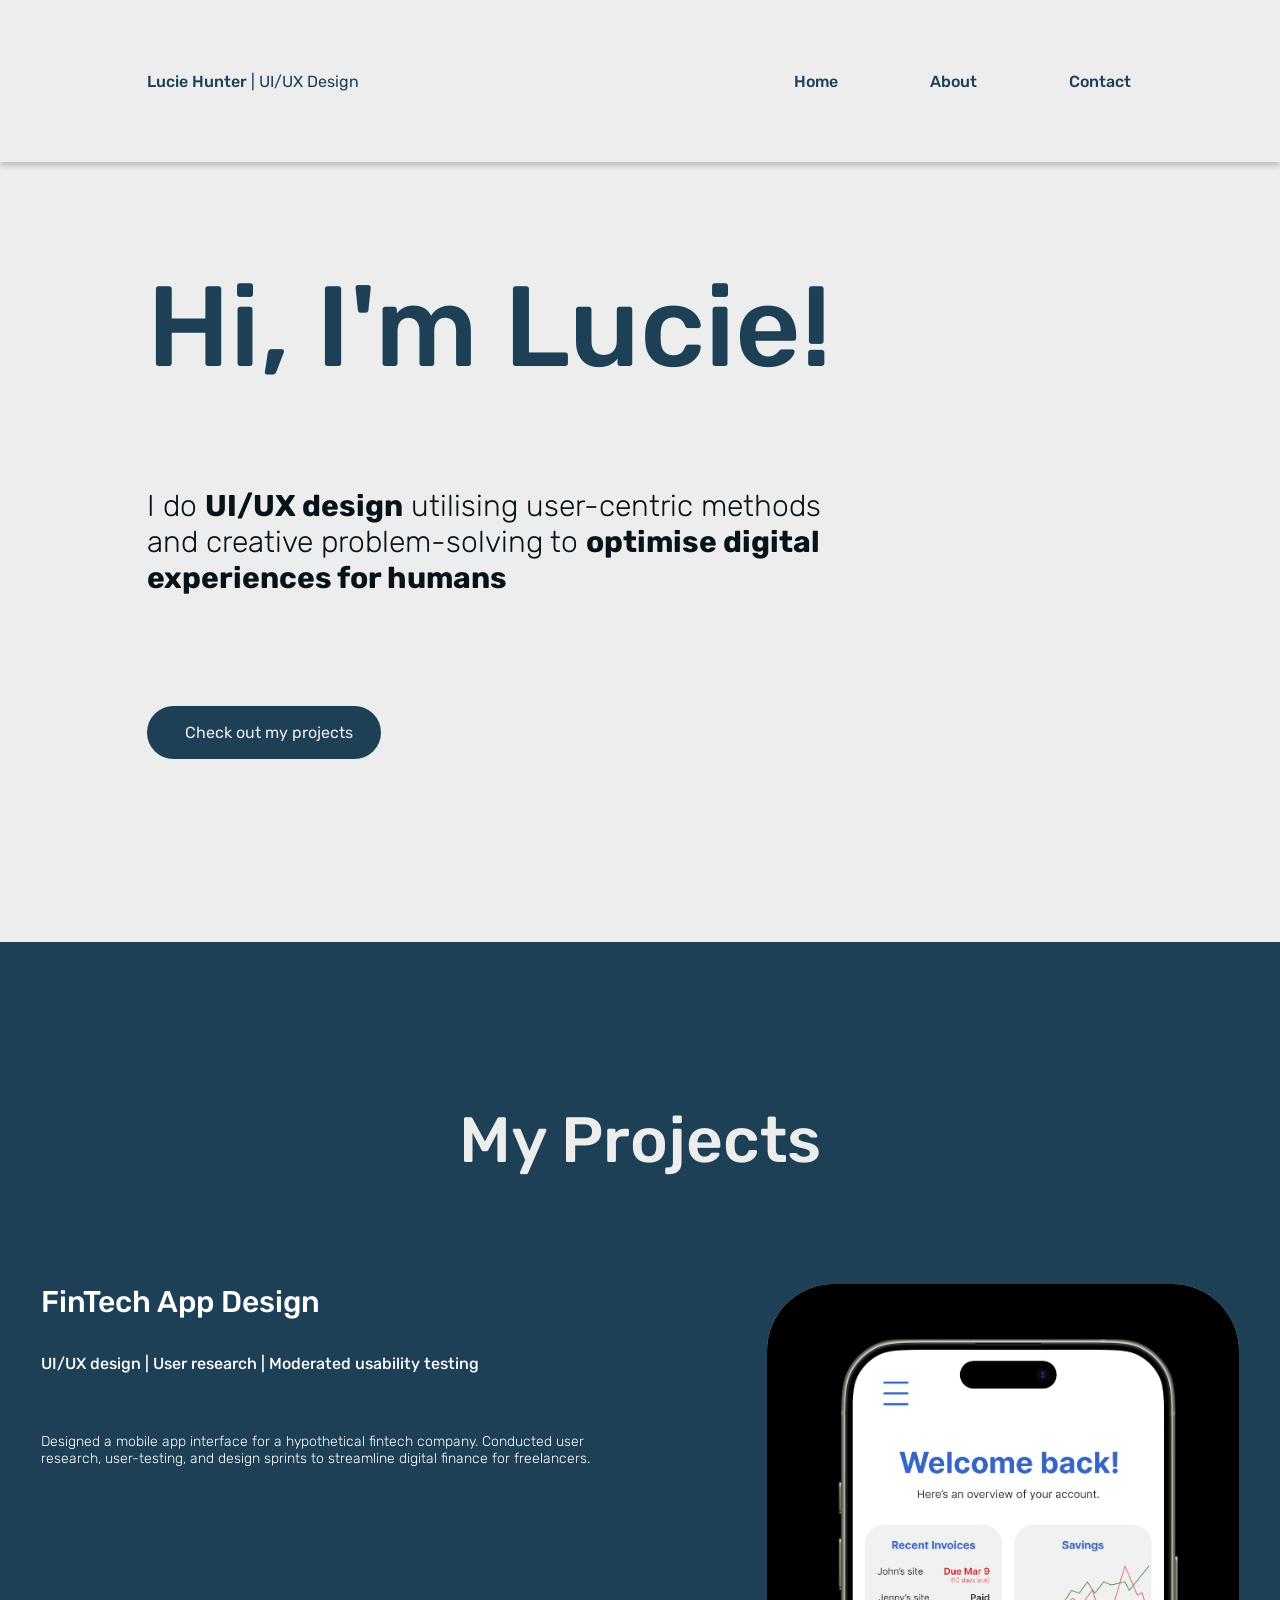
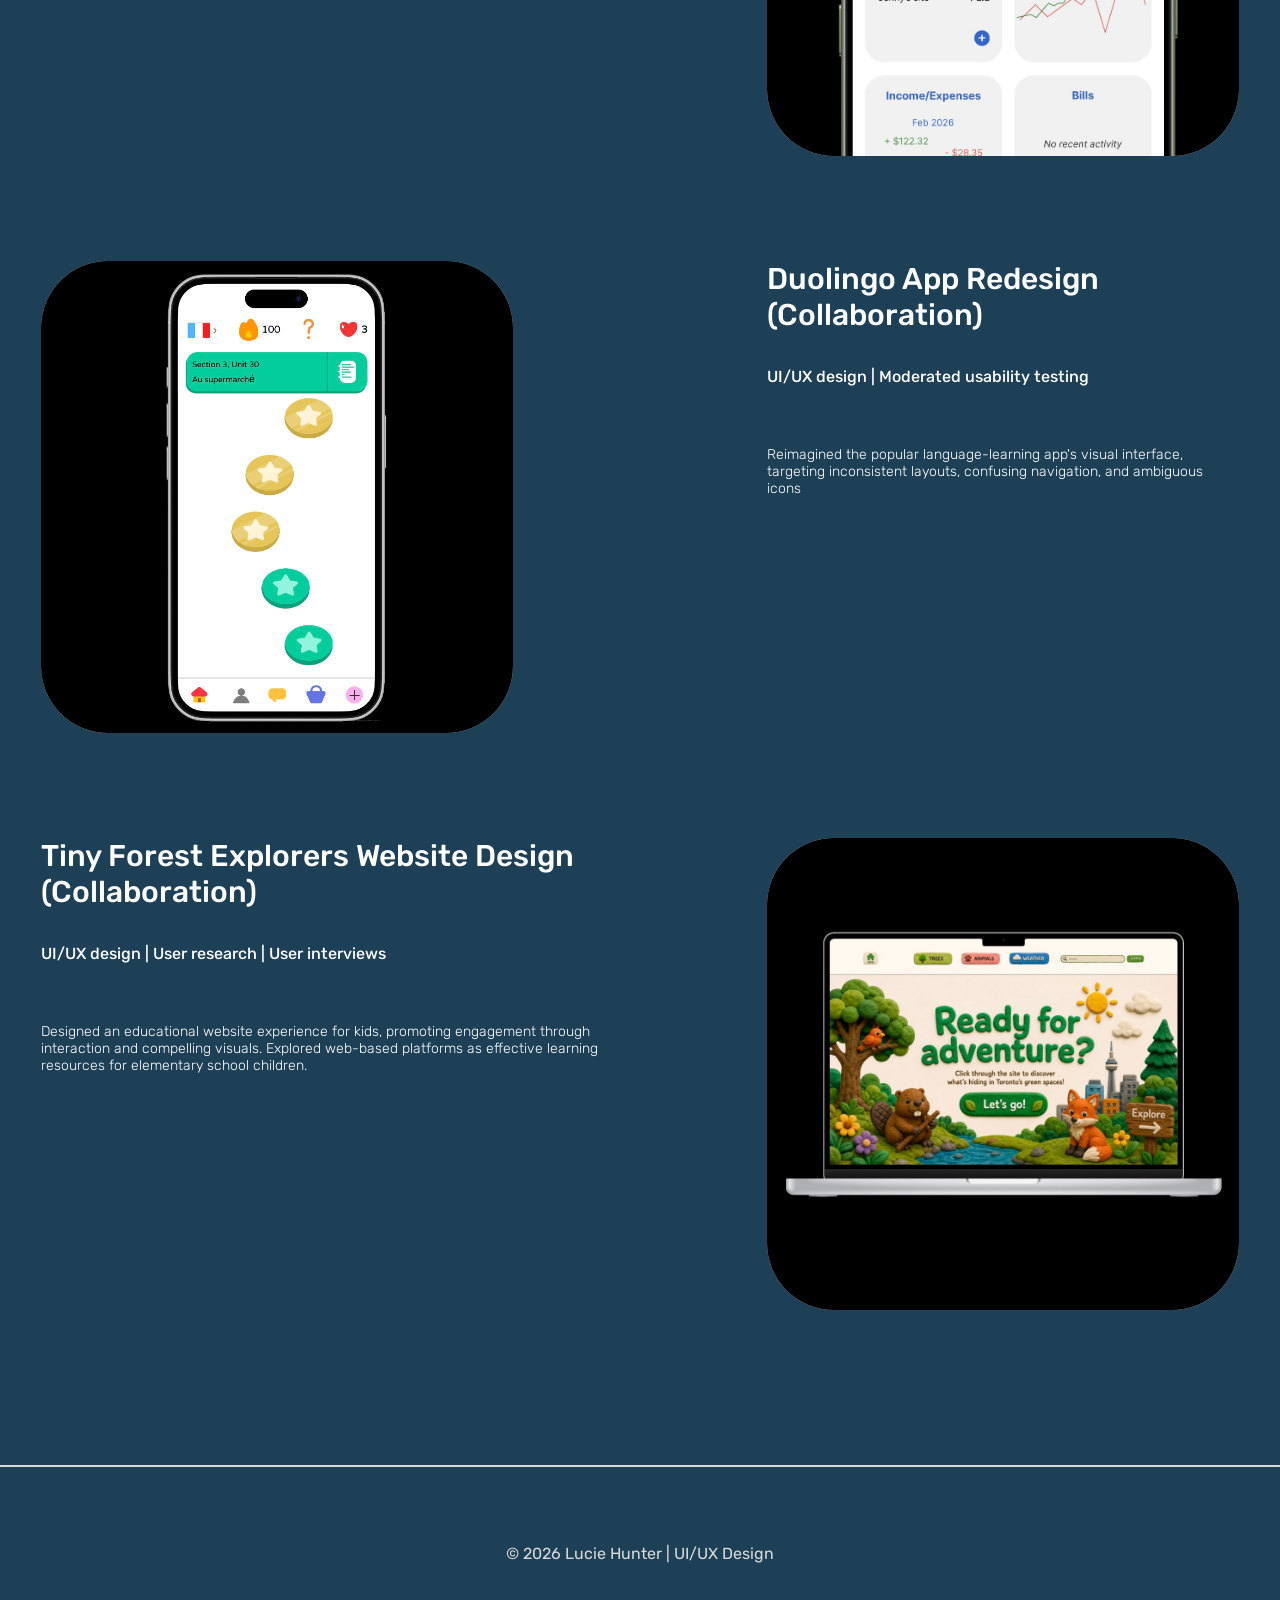
<file: index.html>
<!doctype html>
<html lang="en">
<head>
    <meta charset="utf-8"/>
    <meta http-equiv="Content-type" content="text/html; charset=utf-8"/>
    <meta name="viewport" content="width=device-width, initial-scale=1"/>
    <meta name="description" content="Lucie's UI/UX design portfolio."/>

    <title>Lucie Hunter UI/UX Design | Home </title>
    <link rel="stylesheet" type="text/css" href="index.css">
    <!-- <script src="script.js" defer></script> -->

    <!-- DOCUMENT FONT - RUBIK -->
    <link rel="preconnect" href="https://fonts.googleapis.com">
    <link rel="preconnect" href="https://fonts.gstatic.com" crossorigin>
    <link href="https://fonts.googleapis.com/css2?family=Rubik:ital,wght@0,300..900;1,300..900&display=swap" rel="stylesheet">
</head>
<script>

</script>
<body>
    <header class="site-header">
        <a class="logo" href="index.html" aria-label="Return to the homepage"> <strong>Lucie Hunter</strong><span> | UI/UX Design</span></a>
        <nav class="nav-bar" aria-label="Main navigation">
            <a class="active" href="index.html">Home</a>
            <a href="about.html">About</a>
            <a href="contact.html">Contact</a>    
        </nav>
    </header>
    <main>
        <section class="hero" id="home">
            <div class="hero-content" id="blurb">
                <h1>Hi, I'm Lucie!</h1>
                <p>I do <strong>UI/UX design</strong> utilising user-centric methods and creative problem-solving to <strong>optimise digital experiences for humans</strong></p>
            <a class="project-button" href="#projects">
                <span aria-hidden="true"></span>
                <span>Check out my projects</span>
            </a>
            </div>
        </section>

        <section class="projects" id="projects">
            <div class="project-section">
                <h2>My Projects</h2>
                <div class="project-list">
                    <article class="project-card" id="project-1">
                        <div class="project-copy">
                            <a class="project-title" href="project-1.html">FinTech App Design</a>
                            <p class="project-type">UI/UX design | User research | Moderated usability testing</p>
                            <p class="project-blurb">
                                Designed a mobile app interface for a hypothetical fintech company. Conducted user
                                 research, user-testing, and design sprints to streamline digital finance for freelancers. 
                            </p>
                        </div>
                        <div class="project-image">
                            <a href="project-1.html">
                                <img src="fintech-closeup.jpeg" alt="Preview of finance app mobile interface">
                            </a>
                        </div>
                    </article>
                    <article class="project-card" id="project-2">
                        <div class="project-copy">
                            <a class="project-title" href="project-2.html">Duolingo App Redesign (Collaboration)</a>
                            <p class="project-type">UI/UX design | Moderated usability testing</p>
                            <p class="project-blurb">
                                Reimagined the popular language-learning app's visual interface, targeting
                                inconsistent layouts, confusing navigation, and ambiguous icons
                            </p>
                        </div>
                        <div class="project-image">
                            <a href="project-2.html">
                                <img src="duo.jpeg" alt="Close-up of Duolingo mobile landing screen">
                            </a>
                        </div>
                    </article>
                    <article class="project-card" id="project-3">
                        <div class="project-copy">
                            <a class="project-title" href="project-3.html">Tiny Forest Explorers Website Design (Collaboration)</a>
                            <p class="project-type">UI/UX design | User research | User interviews</p>
                            <p class="project-blurb">
                                Designed an educational website experience for kids, promoting engagement through 
                                interaction and compelling visuals. Explored web-based platforms as effective 
                                learning resources for elementary school children. </p>
                        </div>
                        <div class="project-image">
                            <a href="project-3.html">
                                <img src="tfe.jpeg" alt="Colourful clay-inspired website landing page">
                            </a>
                        </div>
                    </article>
                    <!-- <article class="project-card" id="project-4">
                        <div class="project-copy">
                            <a class="project-title" href="#project-4">Project 4 Title</a>
                            <p class="project-type">Project type</p>
                            <p class="project-blurb">Description</p>
                        </div>
                        <div class="project-image">
                            <a href="project-4.html">
                                <img src="maccapacca.png" alt="Preview of _______">
                            </a>
                        </div>
                    </article>
                    <article class="project-card" id="project-5">
                        <div class="project-copy">
                            <a class="project-title" href="#project-5">Project 5 Title</a>
                            <p class="project-type">Project type</p>
                            <p class="project-blurb">Description</p>
                        </div>
                        <div class="project-image">
                            <a href="project-5.html">
                                <img src="maccapacca.png" alt="Preview of _______">
                            </a>
                        </div>
                    </article> -->
                </div>
            </div>
        </section>
    </main>
    <footer id="footer-content">
            <p id="copyright">&copy; 2026 Lucie Hunter | UI/UX Design </p>
    </footer>
</body>
</html>
</file>
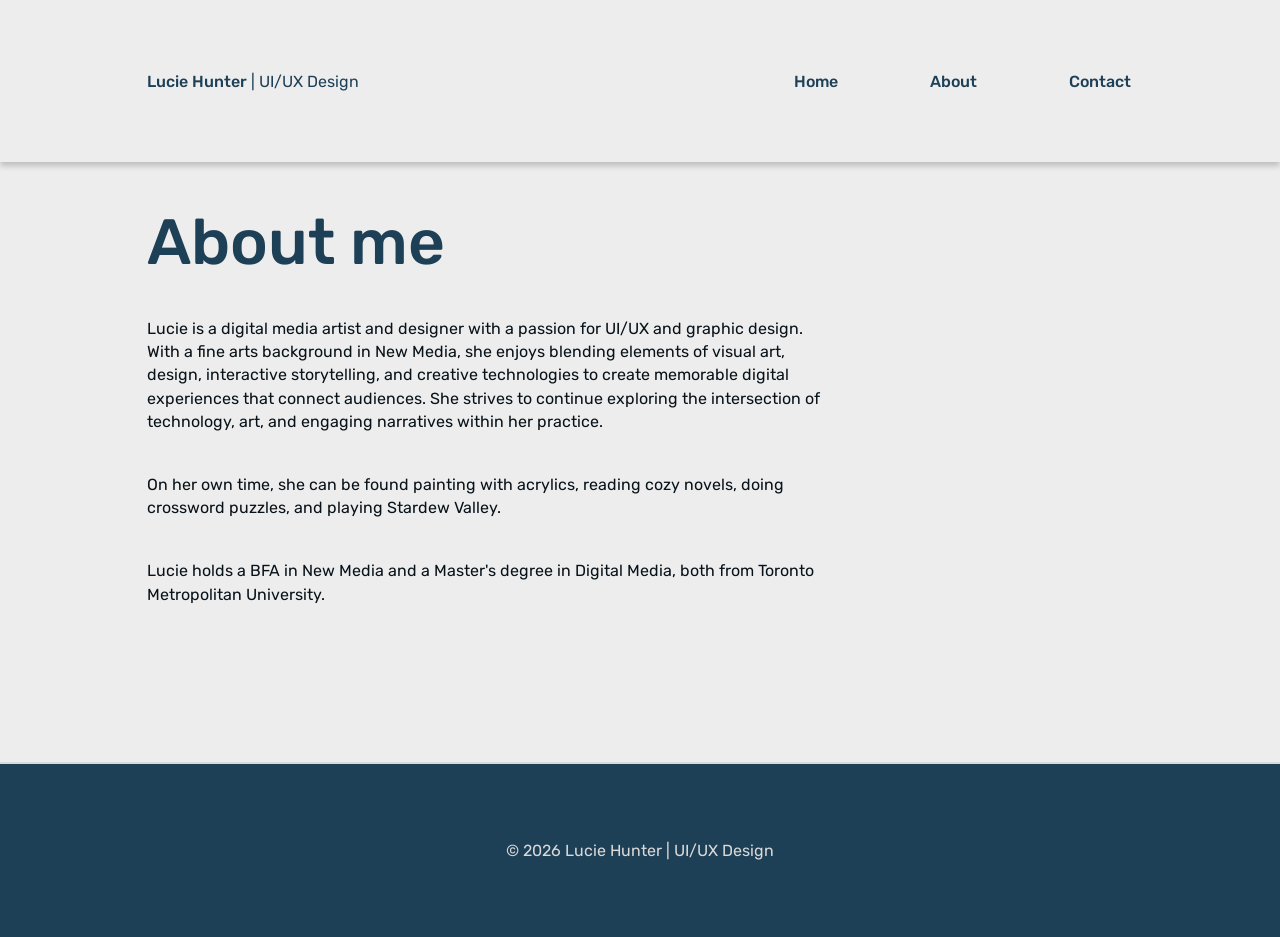
<file: about.html>
<!doctype html>
<html lang="en">
<head>
    <meta charset="utf-8"/>
    <!-- <meta http-equiv="Content-type" content="text/html; charset=utf-8"/> -->
    <meta name="viewport" content="width=device-width, initial-scale=1"/>
    <meta name="description" content="Lucie's UI/UX design portfolio."/>

    <title>Lucie Hunter UI/UX Design | About </title>
    <link rel="stylesheet" type="text/css" href="index.css">
    <!-- <script src="index.js" defer></script> -->

    <!-- DOCUMENT FONT - RUBIK -->
    <link rel="preconnect" href="https://fonts.googleapis.com">
    <link rel="preconnect" href="https://fonts.gstatic.com" crossorigin>
    <link href="https://fonts.googleapis.com/css2?family=Rubik:ital,wght@0,300..900;1,300..900&display=swap" rel="stylesheet">
</head>
<body>
    <header class="site-header">
        <a class="logo" href="index.html" aria-label="Return to the homepage"> <strong>Lucie Hunter</strong><span> | UI/UX Design</span></a>
        <nav class="nav-bar" aria-label="Main navigation">
            <a href="index.html">Home</a>
            <a class="active" href="about.html">About</a>
            <a href="contact.html">Contact</a>    
        </nav>
    </header>

    <main>
        <section class="about-me" id="about-me">
            <h1>About me</h1>            
            <p> 
                Lucie is a digital media artist and designer with a 
                passion for UI/UX and graphic design. With a fine arts 
                background in New Media, she enjoys blending elements 
                of visual art, design, interactive storytelling, and 
                creative technologies to create memorable digital 
                experiences that connect audiences. She strives to 
                continue exploring the intersection of technology, 
                art, and engaging narratives within her practice.
            </p>
            <p>
                On her own time, she can be found painting with acrylics, 
                reading cozy novels, doing crossword puzzles, and playing Stardew 
                Valley. 
            </p>
            <p>
                Lucie holds a BFA in New Media and a Master's degree 
                in Digital Media, both from Toronto Metropolitan 
                University.​
            </p>
        </section>
    </main>
    <footer id="footer-content">
            <p id="copyright">&copy; 2026 Lucie Hunter | UI/UX Design </p>
    </footer>
</body>
</html>
</file>
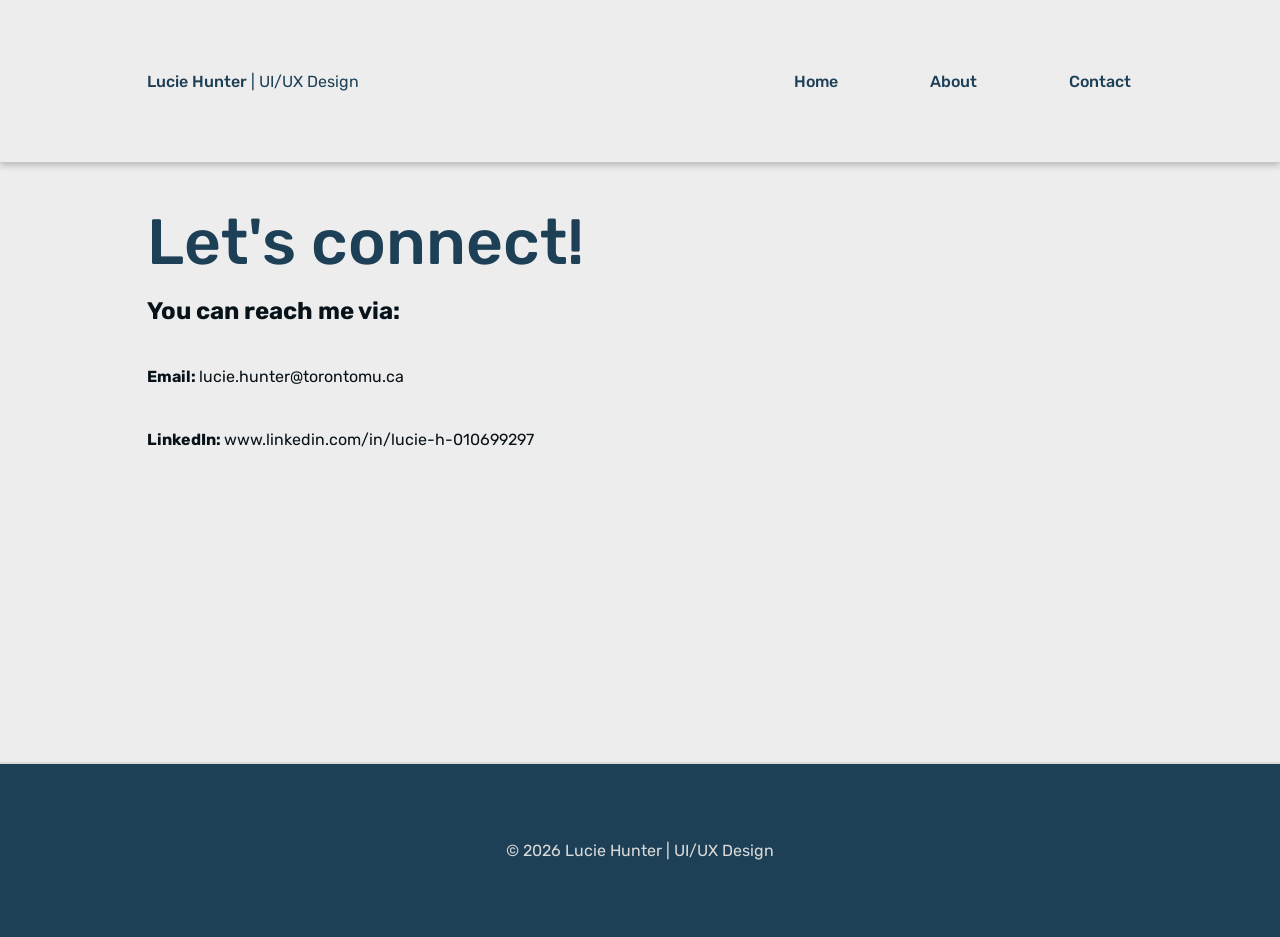
<file: contact.html>
<!doctype html>
<html lang="en">
<head>
    <meta charset="utf-8"/>
    <!-- <meta http-equiv="Content-type" content="text/html; charset=utf-8"/> -->
    <meta name="viewport" content="width=device-width, initial-scale=1"/>
    <meta name="description" content="Lucie's UI/UX design portfolio."/>

    <title>Lucie Hunter UI/UX Design | Contact </title>
    <link rel="stylesheet" type="text/css" href="index.css">
    <!-- <script src="index.js" defer></script> -->

    <!-- DOCUMENT FONT - RUBIK -->
    <link rel="preconnect" href="https://fonts.googleapis.com">
    <link rel="preconnect" href="https://fonts.gstatic.com" crossorigin>
    <link href="https://fonts.googleapis.com/css2?family=Rubik:ital,wght@0,300..900;1,300..900&display=swap" rel="stylesheet">
</head>
<body>
    <header class="site-header">
        <a class="logo" href="index.html" aria-label="Return to the homepage"> <strong>Lucie Hunter</strong><span> | UI/UX Design</span></a>
        <nav class="nav-bar" aria-label="Main navigation">
            <a href="index.html">Home</a>
            <a href="about.html">About</a>
            <a class="active" href="contact.html">Contact</a>    
        </nav>
    </header>

    <main>
        <section class="contact" id="contact">
            <h1>Let's connect!</h1>
            <h2>You can reach me via:</h2>
            <p> 
                <strong>Email: </strong> lucie.hunter@torontomu.ca
            </p>
            <p>
                <strong>LinkedIn: </strong> <a href="https://www.linkedin.com/in/lucie-h-010699297">www.linkedin.com/in/lucie-h-010699297</a>
            </p>
        </section>
    </main>
    <footer id="footer-content">
            <p id="copyright">&copy; 2026 Lucie Hunter | UI/UX Design </p>
    </footer>
</body>
</html>
</file>
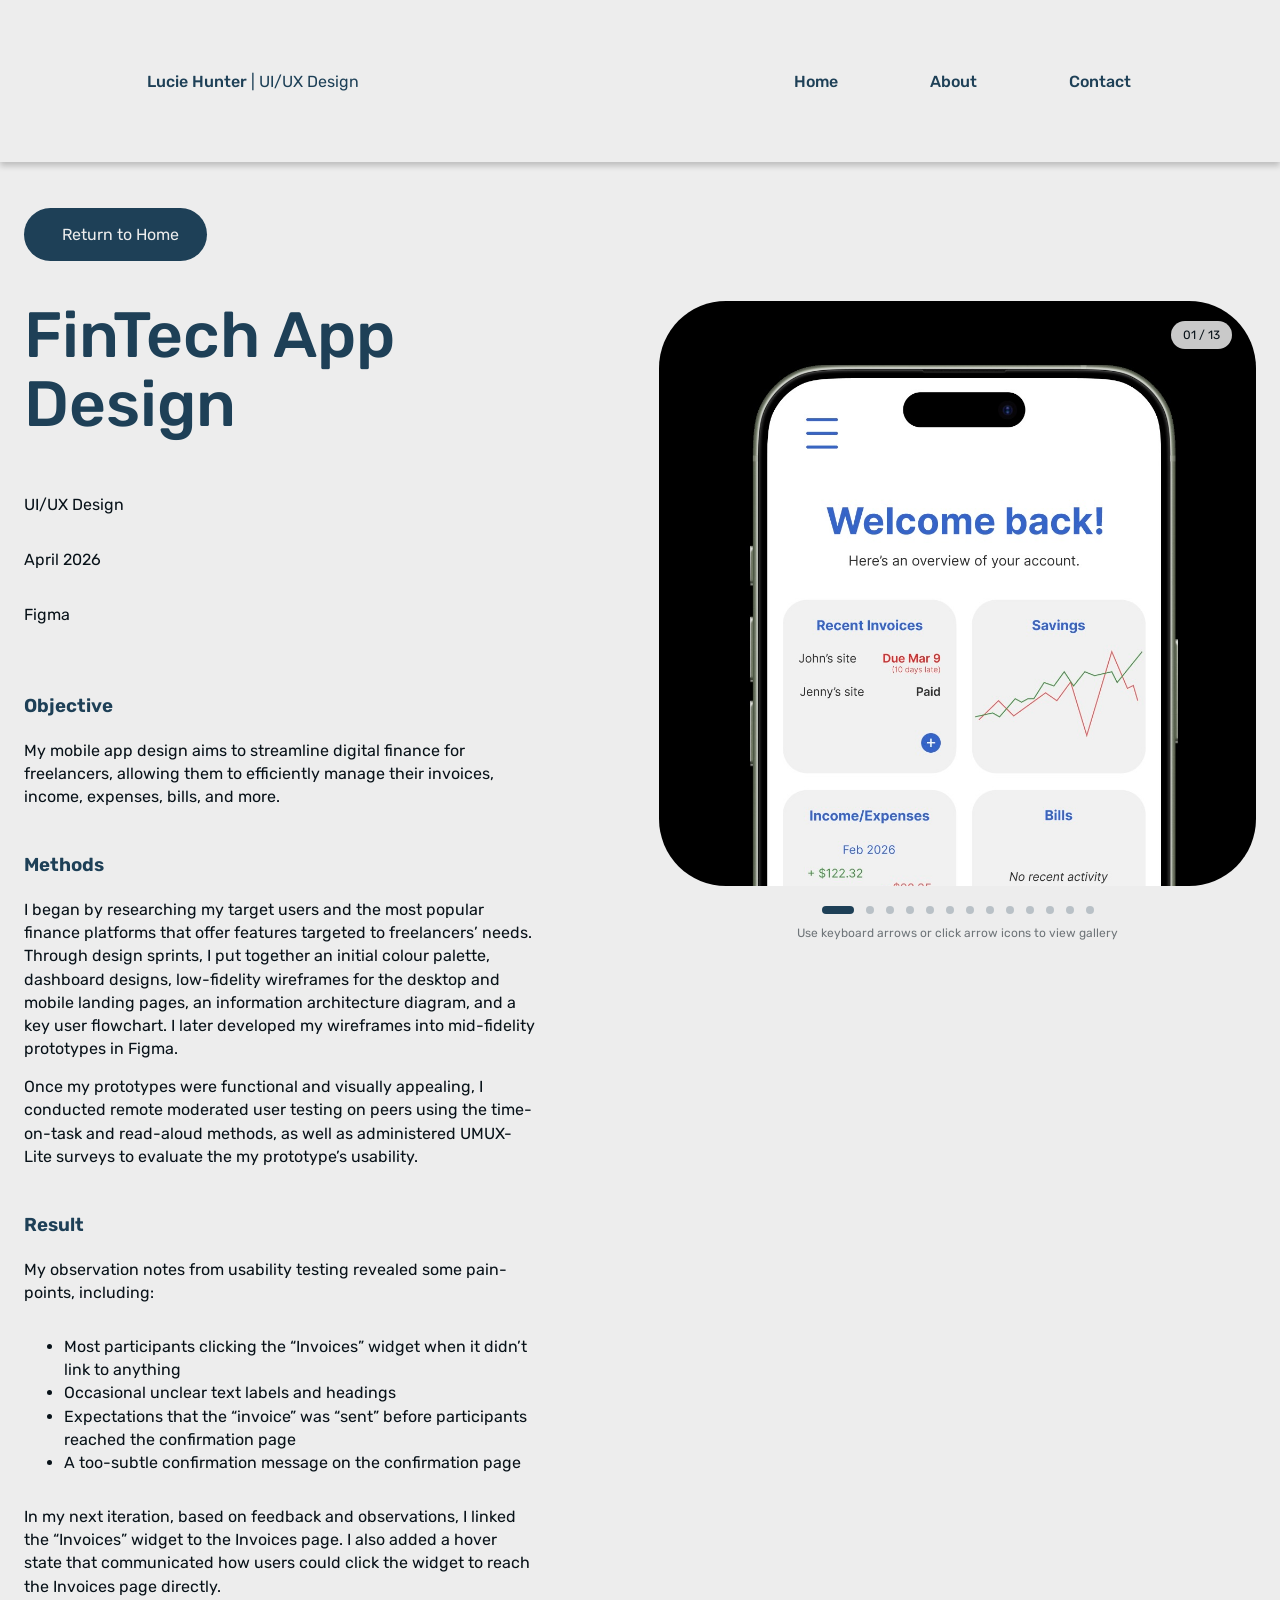
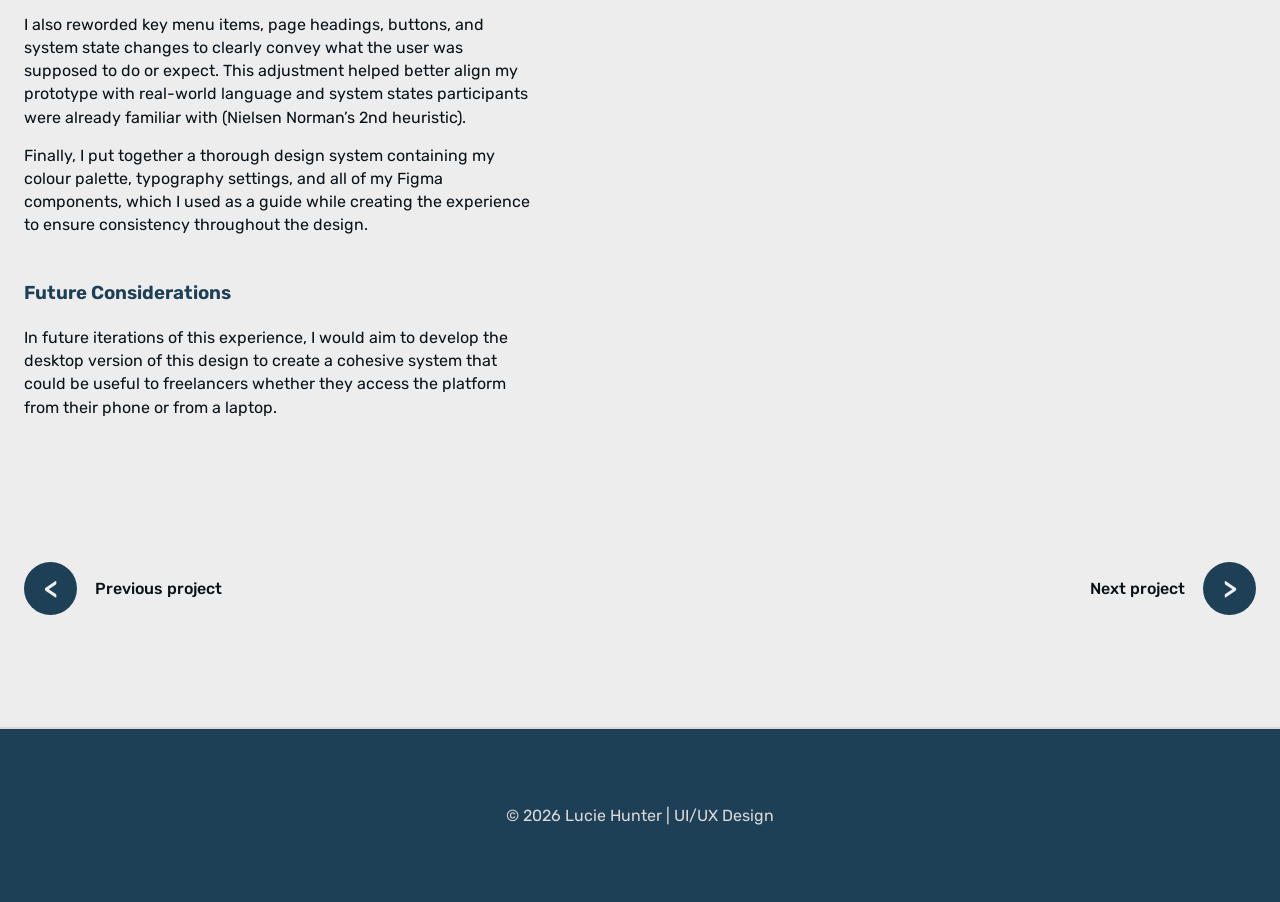
<file: project-1.html>
<!doctype html>
<html lang="en">
<head>
    <meta charset="utf-8"/>
    <!-- <meta http-equiv="Content-type" content="text/html; charset=utf-8"/> -->
    <meta name="viewport" content="width=device-width, initial-scale=1"/>
    <meta name="description" content="Lucie's UI/UX design portfolio."/>

    <title>Lucie Hunter UI/UX Design | FinTech App Design</title>
    <link rel="stylesheet" type="text/css" href="index.css">

    <!-- DOCUMENT FONT - RUBIK -->
    <link rel="preconnect" href="https://fonts.googleapis.com">
    <link rel="preconnect" href="https://fonts.gstatic.com" crossorigin>
    <link href="https://fonts.googleapis.com/css2?family=Rubik:ital,wght@0,300..900;1,300..900&display=swap" rel="stylesheet">
</head>
<body>
    <header class="site-header">
        <a class="logo" href="index.html" aria-label="Return to the homepage"> <strong>Lucie Hunter</strong><span> | UI/UX Design</span></a>
        <nav class="nav-bar" aria-label="Main navigation">
            <a href="index.html">Home</a>
            <a href="about.html">About</a>
            <a href="contact.html">Contact</a>    
        </nav>
    </header>
    <main id="top" class="page-width project-page">
        <a class="return-button" href="index.html">
            <span aria-hidden="true"></span>
            <span> Return to Home</span>
        </a>
        <div class="project-layout">
         <!-- This column continues scrolling -->
            <article class="project-info" id="project-info">
                <h1>FinTech App Design</h1>

                <dl class="project-details">
                    <div>
                        <dt class="visually-hidden">Project Type</dt>
                        <dd>UI/UX Design</dd>
                    </div>
                    <div>
                        <dt class="visually-hidden">Date</dt>
                        <dd>April 2026</dd>
                    </div>
                    <div>
                        <dt class="visually-hidden">Tools used</dt>
                        <dd>Figma</dd>
                    </div>
                </dl>
                <div class="project-description">
                    <h3>Objective</h3>
                    <p>
                        My mobile app design aims to streamline digital finance for freelancers, 
                        allowing them to efficiently manage their invoices, income, expenses, 
                        bills, and more. 
                    </p>
                    <h3>Methods</h3>
                    <p>
                        I began by researching my target users and the most popular finance 
                        platforms that offer features targeted to freelancers’ needs. 
                        Through design sprints, I put together an initial colour palette, 
                        dashboard designs, low-fidelity wireframes for the desktop and mobile 
                        landing pages, an information architecture diagram, and a key user 
                        flowchart. I later developed my wireframes into mid-fidelity prototypes 
                        in Figma.
                    </p>
                    <p>
                        Once my prototypes were functional and visually appealing, I conducted 
                        remote moderated user testing on peers using the time-on-task and 
                        read-aloud methods, as well as administered UMUX-Lite surveys to 
                        evaluate the my prototype’s usability.
                    </p>
                    <h3>Result</h3>
                    <p>
                        My observation notes from usability testing revealed some pain-points, 
                        including:
                        <ul>
                            <li>Most participants clicking the “Invoices” widget when it didn’t link to anything</li>
                            <li>Occasional unclear text labels and headings</li>
                            <li>Expectations that the “invoice” was “sent” before participants reached the confirmation page</li>
                            <li>A too-subtle confirmation message on the confirmation page</li>
                        </ul>
                    </p>
                    <p>
                      In my next iteration, based on feedback and observations, I linked the 
                      “Invoices” widget to the Invoices page. I also added a hover state that 
                      communicated how users could click the widget to reach the Invoices page 
                      directly.    
                    </p>
                    <p>
                        I also reworded key menu items, page headings, buttons, and system state 
                        changes to clearly convey what the user was supposed to do or expect. 
                        This adjustment helped better align my prototype with real-world 
                        language and system states participants were already familiar with 
                        (Nielsen Norman’s 2nd heuristic).
                    </p>
                    <p>
                        Finally, I put together a thorough design system containing my colour 
                        palette, typography settings, and all of my Figma components, which 
                        I used as a guide while creating the experience to ensure consistency 
                        throughout the design.
                    </p>
                    <h3>Future Considerations</h3>
                    <p>
                        In future iterations of this experience, I would aim to develop the 
                        desktop version of this design to create a cohesive system that could 
                        be useful to freelancers whether they access the platform from their 
                        phone or from a laptop. 
                    </p>
                </div>
            </article>

            <!-- This column remains sticky -->
             <aside class="gallery-column">
                <secion class="project-gallery" aria-label="Project image gallery" tabindex="0">
                    <div class="gallery-window">
                        <figure class="gallery-slide is-active">
                            <img src="fintech-closeup.jpeg" alt="Close-up of finance app mobile interface"/>
                        </figure>
                        <figure class="gallery-slide">
                            <img src="fintech-full-view.jpeg" alt="Full-view finance app mobile interface"/>
                        </figure>
                        <figure class="gallery-slide">
                            <img src="fintech-full-view-widget.jpeg" alt="App full-view with widget hover state activated"/>
                        </figure>
                        <figure class="gallery-slide">
                            <img src="fintech-menu.jpeg" alt="Minimalist mobile dropdown menu"/>
                        </figure>
                        <figure class="gallery-slide">
                            <img src="fintech-send-invoice.jpeg" alt="Invoice detail input page"/>
                        </figure>
                        <figure class="gallery-slide">
                            <img src="fintech-confirm.jpeg" alt="Invoice detail confirmation page"/>
                        </figure>
                        <figure class="gallery-slide">
                            <img src="fintech-confirm2.jpeg" alt="Invoice sent confirmation page"/>
                        </figure>
                        <figure class="gallery-slide">
                            <img src="fintech-components.jpeg" alt="Figma components screenshot"/>
                        </figure>
                        <figure class="gallery-slide">
                            <img src="fintech-design-system.jpeg" alt="Figma design system screenshot"/>
                        </figure>
                        <figure class="gallery-slide">
                            <img src="fintech-flow.jpeg" alt="Simple horizontal user flow-chart"/>
                        </figure>
                        <figure class="gallery-slide">
                            <img src="fintech-info-arch.jpeg" alt="Simple, vertical information architecture map"/>
                        </figure>
                        <figure class="gallery-slide">
                            <img src="fintech-wireframes.jpeg" alt="Digital, low-fidelity wireframes in Figma"/>
                        </figure>
                        <figure class="gallery-slide">
                            <img src="fintech-wireframes2.jpeg" alt="Hand-drawn sketches of mobile screens"/>
                        </figure>

                        <button class="gallery-arrow gallery-arrow--previous"
                            type="button" aria-label="Show previous image"> <
                        </button>
                        <button class="gallery-arrow gallery-arrow--next"
                            type="button" aria-label="Show next image"> >
                        </button>
                        <p class="gallery-counter" aria-live="polite">
                            <span id="current-slide">01</span> / <span id="total-slides">13</span>
                        </p>
                    </div>
                    <div class="gallery-pages" role="tablist" aria-label="Choose project image">
                        <button class="gallery-dot is-active" type="button" role="tab"
                            aria-label="Show image 1"
                            aria-selected="true"
                            data-slide="0">
                        </button>
                        <button class="gallery-dot" type="button" role="tab"
                            aria-label="Show image 2"
                            aria-selected="false"
                            data-slide="1">
                        </button>
                        <button class="gallery-dot" type="button" role="tab" 
                            aria-label="Show image 3"
                            aria-selected="false"
                            data-slide="2">
                        </button>


                        <button class="gallery-dot" type="button" role="tab" 
                            aria-label="Show image 4"
                            aria-selected="false"
                            data-slide="3">
                        </button>
                        <button class="gallery-dot" type="button" role="tab" 
                            aria-label="Show image 5"
                            aria-selected="false"
                            data-slide="4">
                        </button>
                        <button class="gallery-dot" type="button" role="tab" 
                            aria-label="Show image 6"
                            aria-selected="false"
                            data-slide="5">
                        </button>
                        <button class="gallery-dot" type="button" role="tab" 
                            aria-label="Show image 7"
                            aria-selected="false"
                            data-slide="6">
                        </button>
                        <button class="gallery-dot" type="button" role="tab" 
                            aria-label="Show image 8"
                            aria-selected="false"
                            data-slide="7">
                        </button>
                        <button class="gallery-dot" type="button" role="tab" 
                            aria-label="Show image 9"
                            aria-selected="false"
                            data-slide="8">
                        </button>
                        <button class="gallery-dot" type="button" role="tab" 
                            aria-label="Show image 10"
                            aria-selected="false"
                            data-slide="9">
                        </button>
                        <button class="gallery-dot" type="button" role="tab" 
                            aria-label="Show image 11"
                            aria-selected="false"
                            data-slide="10">
                        </button>
                        <button class="gallery-dot" type="button" role="tab" 
                            aria-label="Show image 12"
                            aria-selected="false"
                            data-slide="11">
                        </button>
                        <button class="gallery-dot" type="button" role="tab" 
                            aria-label="Show image 13"
                            aria-selected="false"
                            data-slide="12">
                        </button>



                    </div>
                    <p class="gallery-instructions">
                        Use keyboard arrows or click arrow icons to view gallery
                    </p>
                </secion>
             </aside>
        </div>
        <nav class="project-nav" aria-label="project-nav">
            <a href="project-3.html">
                <span class="circle-button" aria-hidden="true"> < </span>
                <span>Previous project</span>
            </a>
            <a href="project-2.html">
                <span>Next project</span>
                <span class="circle-button" aria-hidden="true"> > </span>
            </a>
        </nav>
    </main>
    <footer id="footer-content">
        <p id="copyright">&copy; 2026 Lucie Hunter | UI/UX Design </p>
    </footer>

    <script src="script.js"></script>
</body>
</html>
</file>
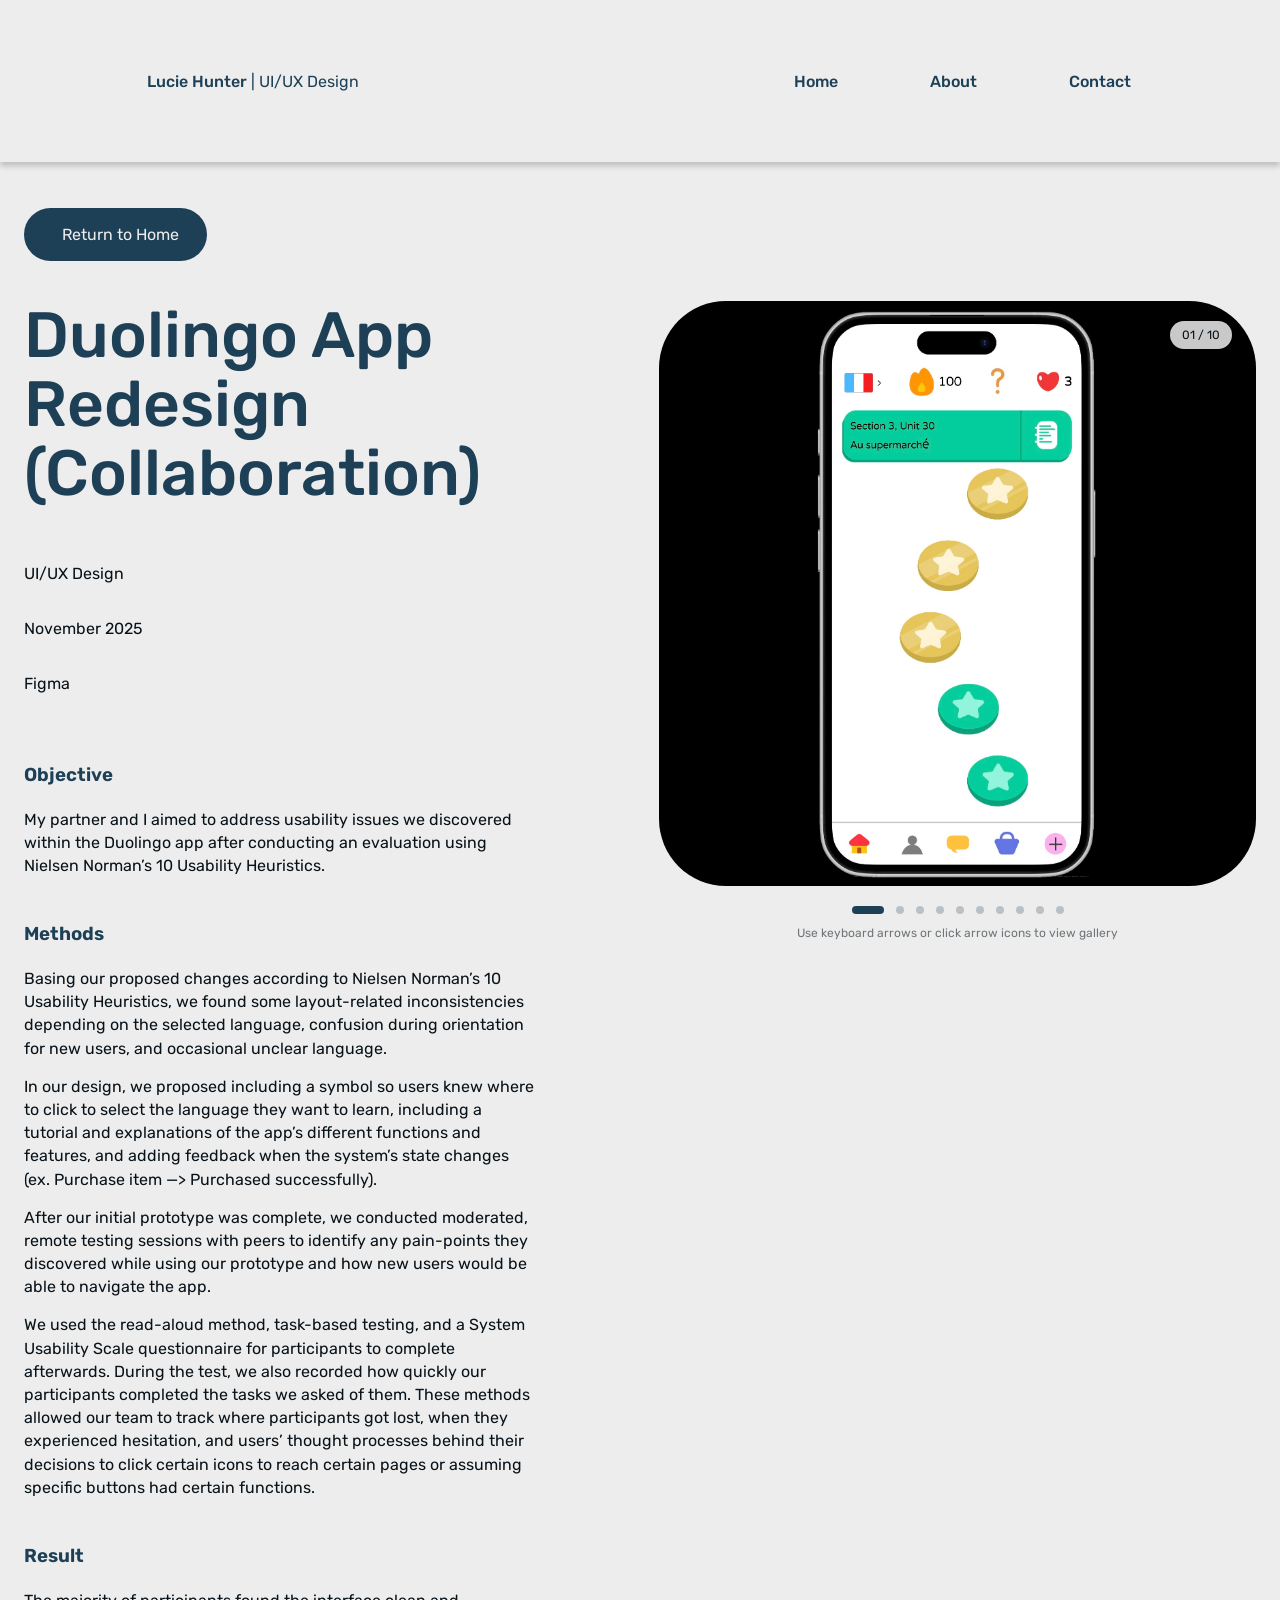
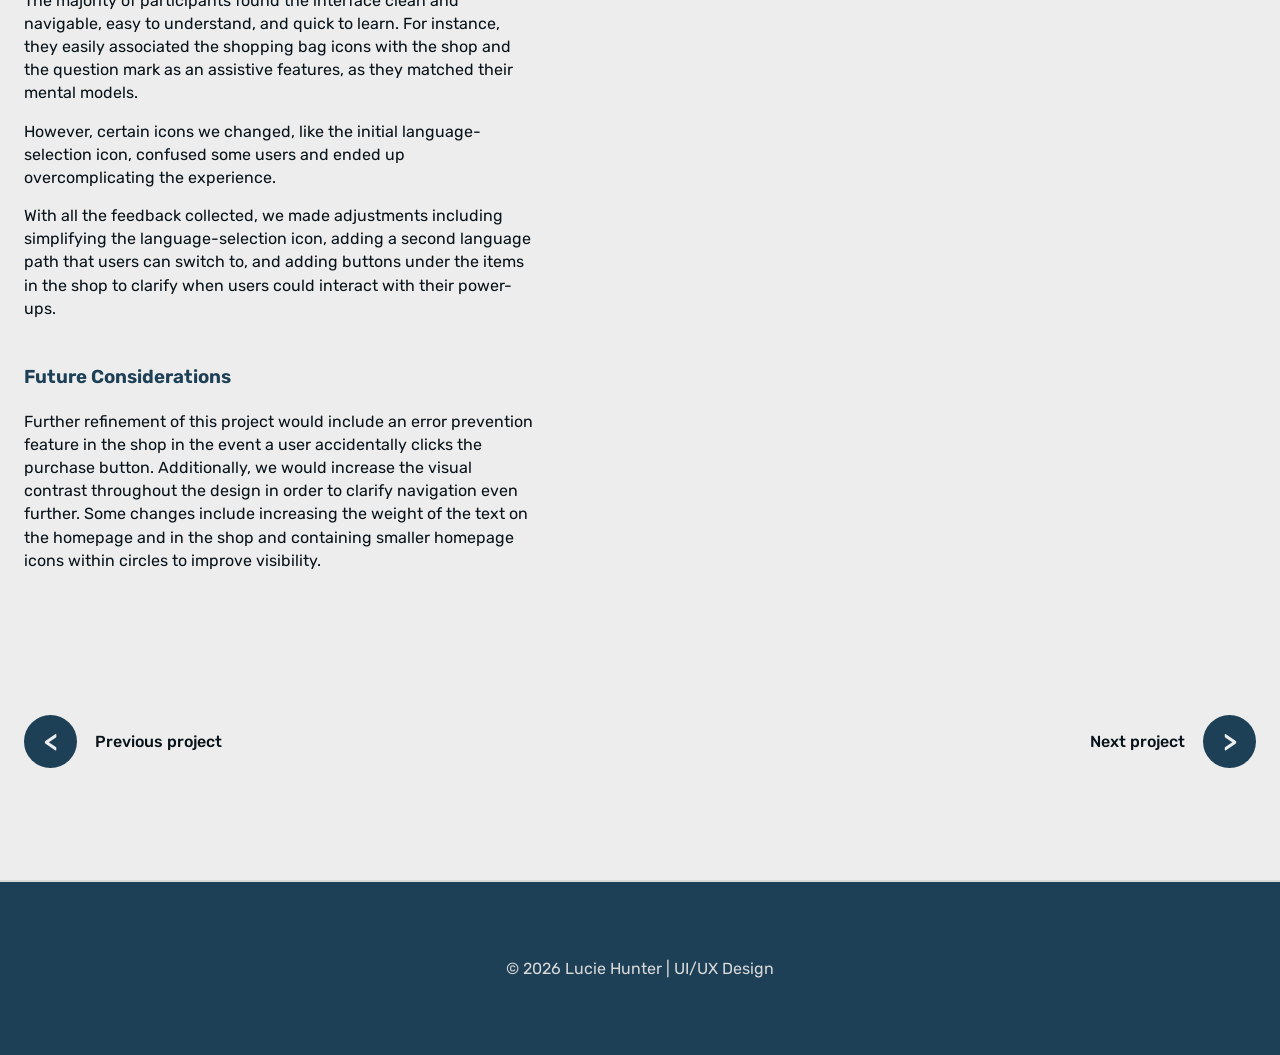
<file: project-2.html>
<!doctype html>
<html lang="en">
<head>
    <meta charset="utf-8"/>
    <!-- <meta http-equiv="Content-type" content="text/html; charset=utf-8"/> -->
    <meta name="viewport" content="width=device-width, initial-scale=1"/>
    <meta name="description" content="Lucie's UI/UX design portfolio."/>

    <title>Lucie Hunter UI/UX Design | Duolingo App Redesign (Collaboration)</title>
    <link rel="stylesheet" type="text/css" href="index.css">

    <!-- DOCUMENT FONT - RUBIK -->
    <link rel="preconnect" href="https://fonts.googleapis.com">
    <link rel="preconnect" href="https://fonts.gstatic.com" crossorigin>
    <link href="https://fonts.googleapis.com/css2?family=Rubik:ital,wght@0,300..900;1,300..900&display=swap" rel="stylesheet">
</head>
<body>
    <header class="site-header">
        <a class="logo" href="index.html" aria-label="Return to the homepage"> <strong>Lucie Hunter</strong><span> | UI/UX Design</span></a>
        <nav class="nav-bar" aria-label="Main navigation">
            <a href="index.html">Home</a>
            <a href="about.html">About</a>
            <a href="contact.html">Contact</a>    
        </nav>
    </header>
    <main id="top" class="page-width project-page">
        <a class="return-button" href="index.html">
            <span aria-hidden="true"></span>
            <span> Return to Home</span>
        </a>
        <div class="project-layout">
         <!-- This column continues scrolling -->
            <article class="project-info" id="project-info">
                <h1>Duolingo App Redesign (Collaboration)</h1>

                <dl class="project-details">
                    <div>
                        <dt class="visually-hidden">Project Type</dt>
                        <dd>UI/UX Design</dd>
                    </div>
                    <div>
                        <dt class="visually-hidden">Date</dt>
                        <dd>November 2025</dd>
                    </div>
                    <div>
                        <dt class="visually-hidden">Tools used</dt>
                        <dd>Figma</dd>
                    </div>
                </dl>
                <div class="project-description">
                    <h3>Objective</h3>
                    <p>
                        My partner and I aimed to address usability issues we discovered within 
                        the Duolingo app after conducting an evaluation using Nielsen Norman’s 
                        10 Usability Heuristics.  
                    </p>
                    <h3>Methods</h3>
                    <p>
                        Basing our proposed changes according to Nielsen Norman’s 10 Usability 
                        Heuristics, we found some layout-related inconsistencies depending on 
                        the selected language, confusion during orientation for new users, 
                        and occasional unclear language. 
                    </p>
                    <p>
                        In our design, we proposed including a symbol so users knew where to 
                        click to select the language they want to learn, including a tutorial 
                        and explanations of the app’s different functions and features, and 
                        adding feedback when the system’s state changes (ex. Purchase item —> 
                        Purchased successfully). 
                    </p>
                    <p>
                        After our initial prototype was complete, we conducted moderated, 
                        remote testing sessions with peers to identify any pain-points they 
                        discovered while using our prototype and how new users would be able 
                        to navigate the app.  
                    </p>
                    <p>
                        We used the read-aloud method, task-based testing, and a System Usability 
                        Scale questionnaire for participants to complete afterwards. During the 
                        test, we also recorded how quickly our participants completed the tasks 
                        we asked of them. These methods allowed our team to track where 
                        participants got lost, when they experienced hesitation, and users’ 
                        thought processes behind their decisions to click certain icons to 
                        reach certain pages or assuming specific buttons had certain functions. 
                    </p>
                    <h3>Result</h3>
                    <p>
                        The majority of participants found the interface clean and navigable, 
                        easy to understand, and quick to learn. For instance, they easily 
                        associated the shopping bag icons with the shop and the question mark 
                        as an assistive features, as they matched their mental models.  
                    </p>
                    <p>
                        However, certain icons we changed, like the initial language-selection 
                        icon, confused some users and ended up overcomplicating the experience. 
                    </p>
                    <p>
                        With all the feedback collected, we made adjustments including 
                        simplifying the language-selection icon, adding a second language 
                        path that users can switch to, and adding buttons under the items 
                        in the shop to clarify when users could interact with their power-ups. 
                    </p>
                    <h3>Future Considerations</h3>
                    <p>
                        Further refinement of this project would include an error prevention 
                        feature in the shop in the event a user accidentally clicks the purchase 
                        button. Additionally, we would increase the visual contrast throughout 
                        the design in order to clarify navigation even further. Some changes 
                        include increasing the weight of the text on the homepage and in the 
                        shop and containing smaller homepage icons within circles to improve 
                        visibility.  
                    </p>
                </div>
            </article>

            <!-- This column remains sticky -->
             <aside class="gallery-column">
                <secion class="project-gallery" aria-label="Project image gallery" tabindex="0">
                    <div class="gallery-window">
                        <figure class="gallery-slide is-active">
                            <img src="duo.jpeg" alt="Mobile view of Duolingo landing page"/>
                        </figure>
                        <figure class="gallery-slide">
                            <img src="duo-tutorial.jpeg" alt="Duolingo introductory tutorial "/>
                        </figure>
                        <figure class="gallery-slide">
                            <img src="duo-dropdown.jpeg" alt="Dropdown menu containing various language options"/>
                        </figure>
                        <figure class="gallery-slide">
                            <img src="duo-shop-top.jpeg" alt="Duolingo shop page"/>
                        </figure>
                        <figure class="gallery-slide">
                            <img src="duo-shop-bottom.jpeg" alt="Bottom of Duolingo shop page"/>
                        </figure>
                        <figure class="gallery-slide">
                            <img src="duo-shop-changes.jpeg" alt="Duolingo shop with and without buttons"/>
                        </figure>
                        <figure class="gallery-slide">
                            <img src="duo-navbar-changes.jpeg" alt="Navigation bar before and after"/>
                        </figure>
                        <figure class="gallery-slide">
                            <img src="duo-components.jpeg" alt="Screenshot of language toggle components in Figma"/>
                        </figure>
                        <figure class="gallery-slide">
                            <img src="duo-components2.jpeg" alt="Screenshot of button components in Figma"/>
                        </figure>
                        <figure class="gallery-slide">
                            <img src="duo-wireframe.jpeg" alt="Digital, low-fidelity wireframes for mobile screens"/>
                        </figure>

                        <button class="gallery-arrow gallery-arrow--previous"
                            type="button" aria-label="Show previous image"> <
                        </button>
                        <button class="gallery-arrow gallery-arrow--next"
                            type="button" aria-label="Show next image"> >
                        </button>
                        <p class="gallery-counter" aria-live="polite">
                            <span id="current-slide">01</span> / <span id="total-slides">10</span>
                        </p>
                    </div>
                    <div class="gallery-pages" role="tablist" aria-label="Choose project image">
                        <button class="gallery-dot is-active" type="button" role="tab"
                            aria-label="Show image 1"
                            aria-selected="true"
                            data-slide="0">
                        </button>
                        <button class="gallery-dot" type="button" role="tab"
                            aria-label="Show image 2"
                            aria-selected="false"
                            data-slide="1">
                        </button>
                        <button class="gallery-dot" type="button" role="tab" 
                            aria-label="Show image 3"
                            aria-selected="false"
                            data-slide="2">
                        </button>
                        <button class="gallery-dot" type="button" role="tab" 
                            aria-label="Show image 4"
                            aria-selected="false"
                            data-slide="3">
                        </button>
                        <button class="gallery-dot" type="button" role="tab" 
                            aria-label="Show image 5"
                            aria-selected="false"
                            data-slide="4">
                        </button>
                        <button class="gallery-dot" type="button" role="tab" 
                            aria-label="Show image 6"
                            aria-selected="false"
                            data-slide="5">
                        </button>
                        <button class="gallery-dot" type="button" role="tab" 
                            aria-label="Show image 7"
                            aria-selected="false"
                            data-slide="6">
                        </button>
                        <button class="gallery-dot" type="button" role="tab" 
                            aria-label="Show image 8"
                            aria-selected="false"
                            data-slide="7">
                        </button>
                        <button class="gallery-dot" type="button" role="tab" 
                            aria-label="Show image 9"
                            aria-selected="false"
                            data-slide="8">
                        </button>
                        <button class="gallery-dot" type="button" role="tab" 
                            aria-label="Show image 10"
                            aria-selected="false"
                            data-slide="9">
                        </button>
                    </div>
                    <p class="gallery-instructions">
                        Use keyboard arrows or click arrow icons to view gallery
                    </p>
                </secion>
             </aside>
        </div>
        <nav class="project-nav" aria-label="project-nav">
            <a href="project-1.html">
                <span class="circle-button" aria-hidden="true"> < </span>
                <span>Previous project</span>
            </a>
            <a href="project-3.html">
                <span>Next project</span>
                <span class="circle-button" aria-hidden="true"> > </span>
            </a>
        </nav>
    </main>
    <footer id="footer-content">
        <p id="copyright">&copy; 2026 Lucie Hunter | UI/UX Design </p>
    </footer>

    <script src="script.js"></script>
</body>
</html>
</file>
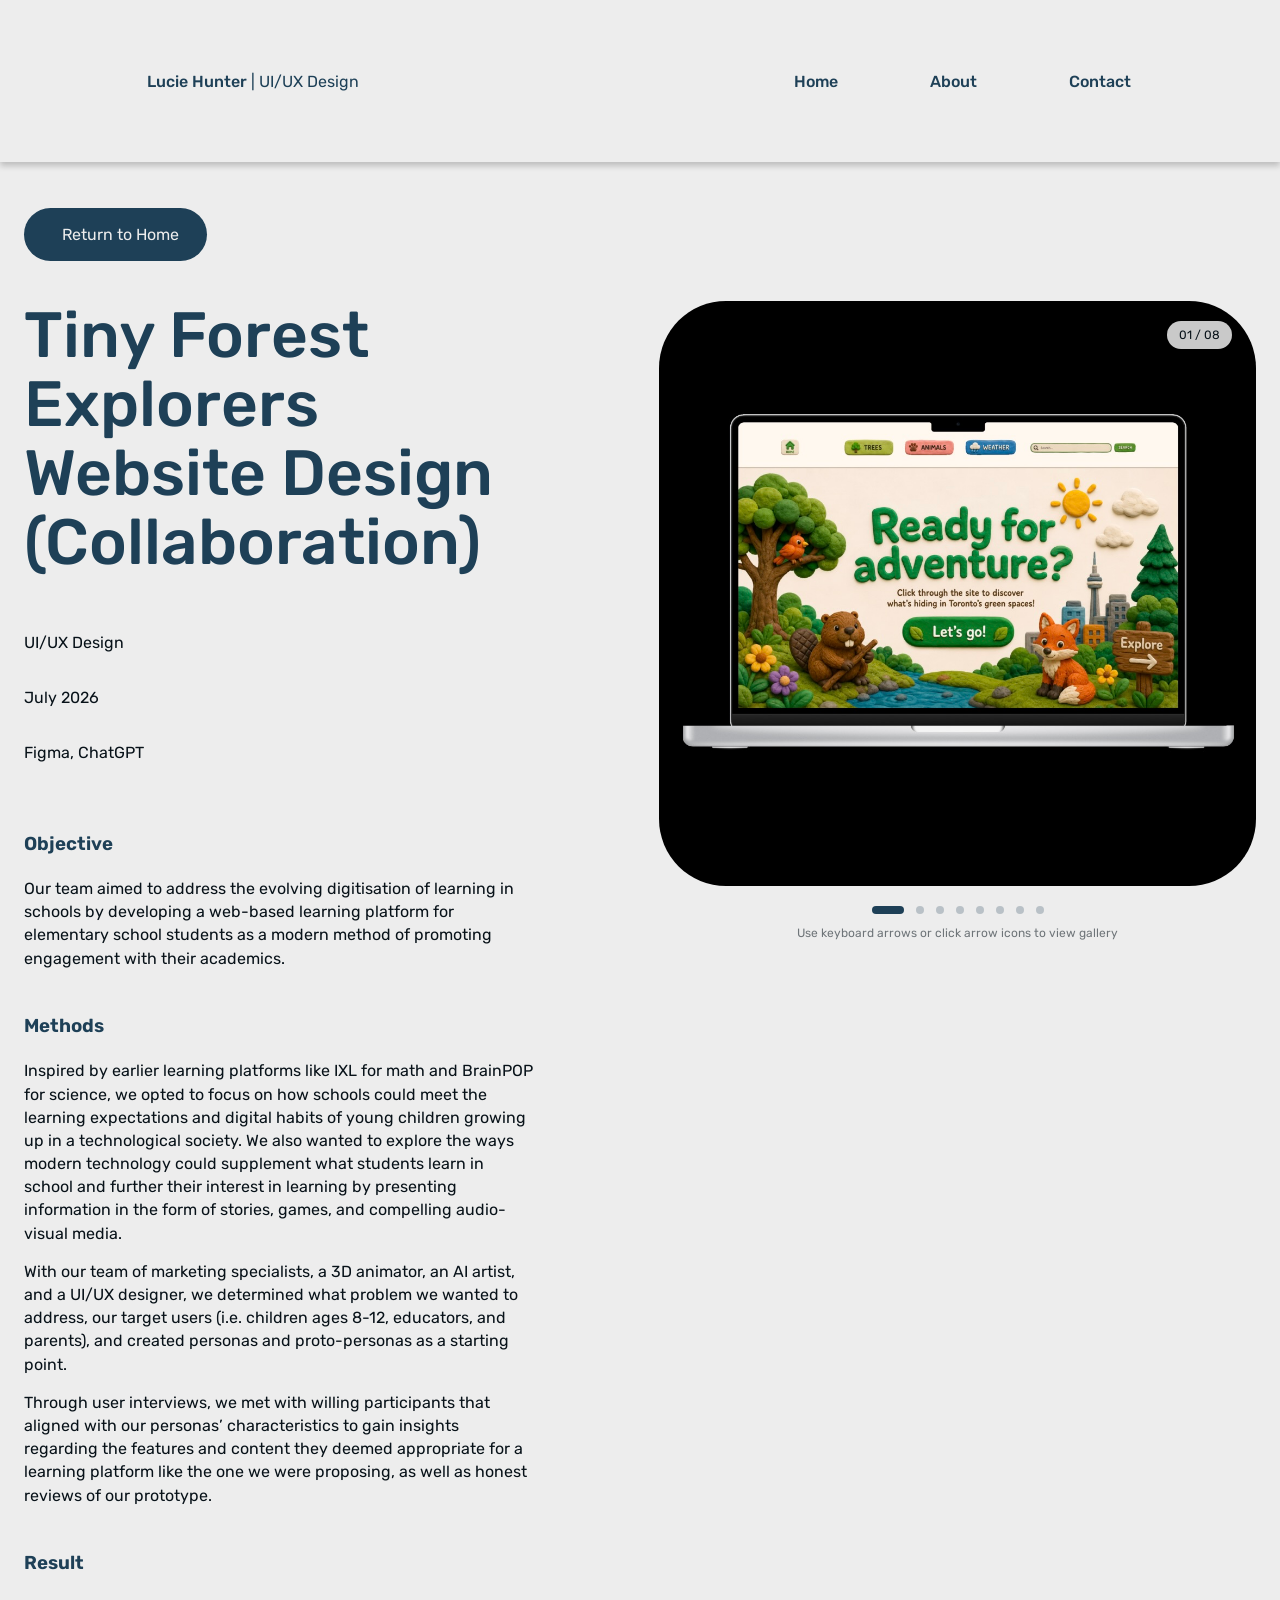
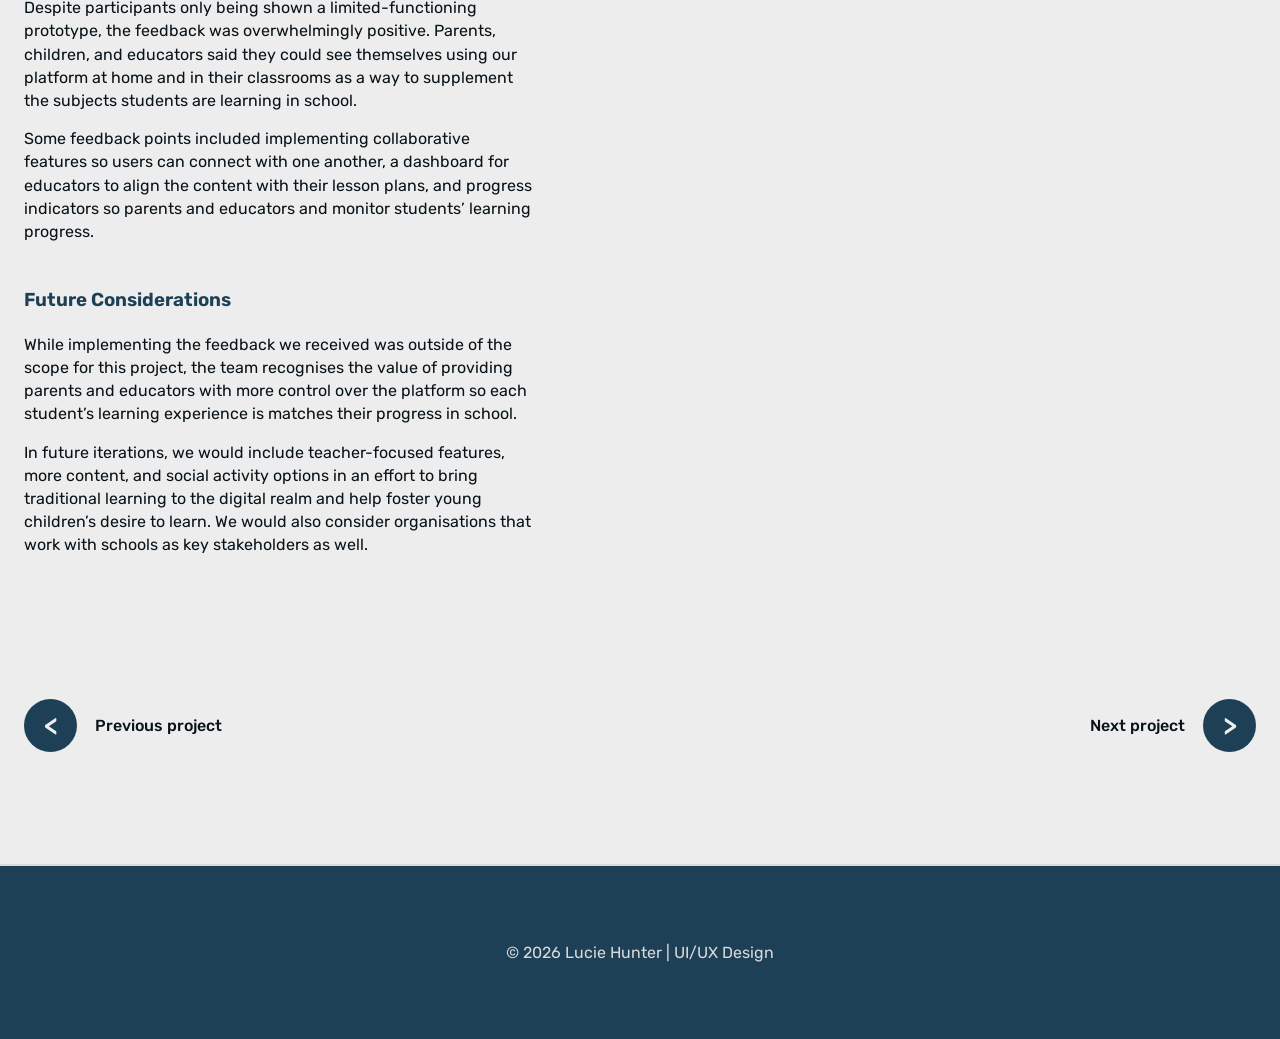
<file: project-3.html>
<!doctype html>
<html lang="en">
<head>
    <meta charset="utf-8"/>
    <!-- <meta http-equiv="Content-type" content="text/html; charset=utf-8"/> -->
    <meta name="viewport" content="width=device-width, initial-scale=1"/>
    <meta name="description" content="Lucie's UI/UX design portfolio."/>

    <title>Lucie Hunter UI/UX Design | Tiny Forest Explorers</title>
    <link rel="stylesheet" type="text/css" href="index.css">

    <!-- DOCUMENT FONT - RUBIK -->
    <link rel="preconnect" href="https://fonts.googleapis.com">
    <link rel="preconnect" href="https://fonts.gstatic.com" crossorigin>
    <link href="https://fonts.googleapis.com/css2?family=Rubik:ital,wght@0,300..900;1,300..900&display=swap" rel="stylesheet">
</head>
<body>
    <header class="site-header">
        <a class="logo" href="index.html" aria-label="Return to the homepage"> <strong>Lucie Hunter</strong><span> | UI/UX Design</span></a>
        <nav class="nav-bar" aria-label="Main navigation">
            <a href="index.html">Home</a>
            <a href="about.html">About</a>
            <a href="contact.html">Contact</a>    
        </nav>
    </header>
    <main id="top" class="page-width project-page">
        <a class="return-button" href="index.html">
            <span aria-hidden="true"></span>
            <span> Return to Home</span>
        </a>
        <div class="project-layout">
         <!-- This column continues scrolling -->
            <article class="project-info" id="project-info">
                <h1>Tiny Forest Explorers Website Design (Collaboration)</h1>

                <dl class="project-details">
                    <div>
                        <dt class="visually-hidden">Project Type</dt>
                        <dd>UI/UX Design</dd>
                    </div>
                    <div>
                        <dt class="visually-hidden">Date</dt>
                        <dd>July 2026</dd>
                    </div>
                    <div>
                        <dt class="visually-hidden">Tools used</dt>
                        <dd>Figma, ChatGPT</dd>
                    </div>
                </dl>
                <div class="project-description">
                    <h3>Objective</h3>
                    <p>
                        Our team aimed to address the evolving digitisation of learning in schools by 
                        developing a web-based learning platform for elementary school students as a modern method of promoting 
                        engagement with their academics. 
                    </p>
                    <h3>Methods</h3>
                    <p>
                        Inspired by earlier learning platforms like IXL for math and BrainPOP for science, 
                        we opted to focus on how schools could meet the learning expectations and digital habits 
                        of young children growing up in a technological society. We also wanted to explore the ways 
                        modern technology could supplement what students learn in school and further their interest 
                        in learning by presenting information in the form of stories, games, and compelling 
                        audio-visual media. 
                    </p>
                    <p>
                        With our team of marketing specialists, a 3D animator, an AI artist, and a UI/UX designer,
                         we determined what problem we wanted to address, our target users (i.e. children ages 8-12,
                          educators, and parents), and created personas and proto-personas as a starting point. 
                    </p>
                    <p>
                        Through user interviews, we met with willing participants that aligned with our personas’ 
                        characteristics to gain insights regarding the features and content they deemed appropriate
                        for a learning platform like the one we were proposing, as well as honest reviews of our
                        prototype. 
                    </p>
                    <h3>Result</h3>
                    <p>
                        Despite participants only being shown a limited-functioning prototype, 
                        the feedback was overwhelmingly positive. Parents, children, and educators said 
                        they could see themselves using our platform at home and in their classrooms as a 
                        way to supplement the subjects students are learning in school. 
                    </p>
                    <p>
                        Some feedback points included implementing collaborative features so users 
                        can connect with one another, a dashboard for educators to align the content 
                        with their lesson plans, and progress indicators so parents and educators and
                         monitor students’ learning progress. 
                    </p>
                    <h3>Future Considerations</h3>
                    <p>
                        While implementing the feedback we received was 
                        outside of the scope for this project, the team recognises the value of 
                        providing parents and educators with more control over the platform so each student’s 
                        learning experience is matches their progress in school. 
                    </p>
                    <p>
                        In future iterations, we would include teacher-focused features, more content, and 
                        social activity options in an effort to bring traditional learning to the digital 
                        realm and help foster young children’s desire to learn. We would also consider 
                        organisations that work with schools as key stakeholders as well. 
                    </p>
                </div>
            </article>

            <!-- This column remains sticky -->
             <aside class="gallery-column">
                <secion class="project-gallery" aria-label="Project image gallery" tabindex="0">
                    <div class="gallery-window">
                        <figure class="gallery-slide is-active">
                            <img src="tfe.jpeg" alt="Colourful, nature-inspired landing page made of clay"/>
                        </figure>
                        <figure class="gallery-slide">
                            <img src="tfe-trees.jpeg" alt="Webpage showing different tree articles with clay aesthetic"/>
                        </figure>
                        <figure class="gallery-slide">
                            <img src="tfe-trees2.jpeg" alt="Screenshot of entire tree webpage"/>
                        </figure>
                        <figure class="gallery-slide">
                            <img src="tfe-styles.jpeg" alt="Simple design system in Figma"/>
                        </figure>
                        <figure class="gallery-slide">
                            <img src="tfe-wireframes1.jpeg" alt="Hand-drawn, low-fidelity wireframes"/>
                        </figure>
                        <figure class="gallery-slide">
                            <img src="tfe-wireframes2.jpeg" alt="Additional hand-drawn, low-fidelity wireframes"/>
                        </figure>
                        <figure class="gallery-slide">
                            <img src="tfe-mockup1.jpeg" alt="Screenshot of an early, low-fidelity landing page"/>
                        </figure>
                        <figure class="gallery-slide">
                            <img src="tfe-mockup2.jpeg" alt="Initial low-fidelity page layouts"/>
                        </figure>

                        <button class="gallery-arrow gallery-arrow--previous"
                            type="button" aria-label="Show previous image"> <
                        </button>
                        <button class="gallery-arrow gallery-arrow--next"
                            type="button" aria-label="Show next image"> >
                        </button>
                        <p class="gallery-counter" aria-live="polite">
                            <span id="current-slide">01</span> / <span id="total-slides">08</span>
                        </p>
                    </div>
                    <div class="gallery-pages" role="tablist" aria-label="Choose project image">
                        <button class="gallery-dot is-active" type="button" role="tab"
                            aria-label="Show image 1"
                            aria-selected="true"
                            data-slide="0">
                        </button>
                        <button class="gallery-dot" type="button" role="tab"
                            aria-label="Show image 2"
                            aria-selected="false"
                            data-slide="1">
                        </button>
                        <button class="gallery-dot" type="button" role="tab" 
                            aria-label="Show image 3"
                            aria-selected="false"
                            data-slide="2">
                        </button>
                        <button class="gallery-dot" type="button" role="tab" 
                            aria-label="Show image 4"
                            aria-selected="false"
                            data-slide="3">
                        </button>
                        <button class="gallery-dot" type="button" role="tab" 
                            aria-label="Show image 5"
                            aria-selected="false"
                            data-slide="4">
                        </button>
                        <button class="gallery-dot" type="button" role="tab" 
                            aria-label="Show image 6"
                            aria-selected="false"
                            data-slide="5">
                        </button>
                        <button class="gallery-dot" type="button" role="tab" 
                            aria-label="Show image 7"
                            aria-selected="false"
                            data-slide="6">
                        </button>
                        <button class="gallery-dot" type="button" role="tab" 
                            aria-label="Show image 8"
                            aria-selected="false"
                            data-slide="7">
                        </button>
                    </div>
                    <p class="gallery-instructions">
                        Use keyboard arrows or click arrow icons to view gallery
                    </p>
                </secion>
             </aside>
        </div>
        <nav class="project-nav" aria-label="project-nav">
            <a href="project-2.html">
                <span class="circle-button" aria-hidden="true"> < </span>
                <span>Previous project</span>
            </a>
            <a href="project-1.html">
                <span>Next project</span>
                <span class="circle-button" aria-hidden="true"> > </span>
            </a>
        </nav>
    </main>
    <footer id="footer-content">
        <p id="copyright">&copy; 2026 Lucie Hunter | UI/UX Design </p>
    </footer>

    <script src="script.js"></script>
</body>
</html>
</file>
<file: index.css>
/* ////////////////////////////////////////// INDEX ////////////////////////////////////////// */
:root {
--dark-blue: #1e4057;
--text: #081219;
--bg: #ededed;
--off-white: #d9d9d9;
--white: #ffffff;
}

* {
    box-sizing: border-box;
}

html{
    scroll-behavior: smooth;
}

h3 {
    color: var(--dark-blue);
    padding-top: 10px;
    font-size: 16;
    font-weight: 650;
}

body {
    min-width: 320px;
    min-height:100vh;
    margin: 0;
    background: var(--bg); 
    color: var(--text);
    font-family: "Rubik", sans-serif;
    font-size: 16px;
    font-weight: 400;
}

img {
    display: block;
    max-width: 100%
}

/* project page Back button */
a {
    color: inherit;
    text-decoration: none;
}

button {
    border: 0;
    font: inherit;
    cursor: pointer;
}

button, 
a {
    -webkit-tap-highlight-color: transparent;
}

a:focus-visible,
button:focus-visible, 
.project-gallery:focus-visible {
    outline:3px solid var(--dark-blue);
    outline-offset: 4px;
}

.page-width {
    width:min(calc(100% - 48px), 1244px);
    margin-inline: auto;
}

/* -------------------------- HEADER -------------------------- */
.site-header {
    position: relative;
    z-index: 100;
    top: 0;
    display: flex;
    width: 100%;
    height: 162px;
    align-items: center;
    justify-content: space-between;
    padding: 0 max (7.28vw, 32px) 0 max (9.72vw, 32px);
    background: var(--bg);
    box-shadow: 0 4px 6px rgb(0 0 0 / 20%);
}

.logo {
    margin-left: 147px;
    color: var(--dark-blue);
    font-size: 16px;
    font-weight: 400;
    text-decoration: none;
}

.logo strong {
    font-weight: 500;
}

.nav-bar {
    display: flex;
    align-items: center;
    margin-right: 147px;
    gap: 88px;
}

.nav-bar a {
    position: relative;
    padding: 12px 2px;
    color: var(--dark-blue);
    font-size: 16px;
    font-weight: 500;
    text-decoration: none;
}

.nav-bar a::after {
    position: absolute;
    right: 0;
    bottom: 5px;
    left: 0;
    height: 2px;
    background: currentColor;
    content: "";
    transform: scaleX(0);
    transition: transform 180ms ease;
}

.nav-bar a:hover::after, 
.nav-bar a:focus-visible::after {
    transform: scaleX(1);
}

.nav-bar.active {
    font-weight: 900;
    transition: 
        transform 180ms ease;
}

.nav-bar a:hover {
    text-shadow: 0 8px 18px rgb(8 18 25 / 20%);
    transform: translateY(-2px);
}

/* -------------------------- HERO -------------------------- */
.hero {
    min-height: 680px;
    /* padding: 137px max (8.33vw, 32px) 92px max (calc (8.33vw + 21px), 32px); */
    background: var(--bg);
}

.hero-content {
    max-width: 845px;
}

.hero h1 {
    margin-top: 100px;
    margin-left: 147px;
    color: var(--dark-blue);
    font-size: 114px;
    font-weight:500;
    line-height: 1.15;
}

.hero p {
    margin-top: 44px;
    margin-left: 147px;
    color: var(--text);
    font-size: 30px;
    font-weight: 300;
    line-height: 1.2;
}

.hero p strong {
    font-weight: 500px;
}

.project-button {
    display: inline-flex;
    min-height: 53px;
    align-items: center;
    justify-content: center;
    gap: 10px;
    border-radius: 999px;
    background: var(--dark-blue);
    color: var(--bg);
    padding: 0 28px;
    width: auto;
    margin-top: 80px;
    margin-left: 147px;
    cursor: pointer;
    border: 0;
    font-size: 16px; 

    transition:
        background-color 180ms ease,
        box-shadow 180ms ease,
        transform 180ms ease;        
}

.project-button:hover{
    background: var(--text);
    box-shadow: 0 8px 18px rgb(8 18 25 / 20%);
    transform: translateY(-2px);

}

/* -------------------------- MAIN PAGE: PROJECTS SECTION -------------------------- */
.projects {
    background: var(--dark-blue);
    color: var(--bg);
}

.project-section {
    width: min(100%, 1198px);
    /* min-height: 3281px; */
    margin: 0 auto;
    padding: 160px 0 155px;
}

.projects h2 {
    margin: 0;
    font-size: 64px;
    font-weight: 500;
    line-height: 1.2;
    text-align: center;
}

.project-list {
    display: flex;
    flex-direction: column;
    gap: 105px;
    margin-top: 105px;
}

.project-card {
    display: grid;
    grid-template-columns: minmax(0, 587px) 472px;
    min-height: 472px;
    align-items: start;
    column-gap: 139px;
    scroll-margin-top: 30px;
}

/* Reverse every second project */
.project-card:nth-child(even)
.project-copy {
    order: 2;
}

.project-card:nth-child(even)
.project-copy {
    order: 1;
}

.project-title {
    display: inline-block;
    color: var(--white);
    font-size: 30px;
    font-weight: 500;
    text-decoration: none;
    transition: 
        transform 180ms ease;
}

.project-type,
.project-blurb {
    margin-bottom: 0;
    color: var(--white);
    font-size: 16px;
    font-weight: 450;
}

.project-type {
    margin-top: 34px;
}

.project-blurb {
    font-size: 14px;
    margin-top: 60px;
    font-weight:lighter;

}

/* Actual project images are placed inside these boxes */
.project-image {
    width: 472px;
    height: 472px;
    overflow: hidden;
    border-radius: 67px;
    background: var(--off-white);
    transition:
        box-shadow 240ms ease,
        transform 240ms ease;
}

.project-image img {
    display: block;
    width: 100%;
    height: 100%;
    object-fit: cover;
}

.project-card:hover
.project-image {
    box-shadow: 0 22px 45px rgb(8 18 25 / 25%);
    transform: translateY(-2px);
}

/* -------------------------- FOOTER -------------------------- */
#footer-content {
    display: flex;
    min-height: 175px;
    align-items: center;
    justify-content: center;
    padding: 32px;
    border-top: 2px solid var(--off-white);
    background: var(--dark-blue);
    color: var(--off-white);
    font-size: 16px;
    text-align: center;
}

.footer p {
    margin: 0;
}

/* -------------------------- ACCESSIBILITY / VIEWPORT DIFFERENCES -------------------------- */
.visually-hidden {
    position: absolute;
    width: 1px;
    height: 1px;
    overflow: hidden;
    clip: rect(0 0 0 0);
    clip-path: inset(50%);
    white-space: nowrap;
}
/* Tablet and mobile */
@media (max-width: 900px) {
    .side-header {
        height: 112px;
    }
    .nav-bar {
        gap: 32px;
    }

    .project-layout {
        grid-template-columns: 1fr;
        gap: 56px;
    }

    .gallery-column {
        grid-row: 1;
    }

    .project-gallery {
        position: static;
        max-width: 650px;
        margin-inline: auto;
    }
}

@media (max-width: 620px) {
    .page-width {
        width: min(calc(100%-32px), 1244px);
    }
    .logo {
        max-width: 115px;
        overflow: hidden;
        text-overflow: ellipsis;
    }

    .nav-bar {
        gap: 18px;
    }

    .nav-bar a {
        font-size: 14px;
    }

    .nav-bar a:nth-child(2) {
        display: none;
    }

    .project-page {
        padding-top: 40px;
        padding-bottom: 80px;
    }

    .gallery-window {
        border-radius: 42px;
    }

    .gallery-arrow {
        opacity: 1;
    }

    .project-nav {
        margin-top: 96px;
    }

    .project-nav a {
        gap: 10px;
        font-size: 13px;
    }

    .circle-button {
        width: 46px;
        height: 46px;
    }
}

/* Tablet */
@media (max-width: 1100px) {
    .project-section {
        width: auto;
        min-height: auto;
        padding-right: 7vw;
        padding-left: 7vw;
    }

    .project-card {
        grid-template-columns: minmax(0, 1fr) min(42vw, 472);
    }

    .project-image {
        width: min(42vw, 472px);
        height: min(42vw, 472px);
        border-radius: clamp (36px, 5vw, 67px);
    }
}

/* Mobile */
@media (max-width: 720px) {
    .site-header {
        /* width: auto; */
        height: auto;
        min-height: 112px;
        padding: 24px;
    }

    .logo span {
        display: block;
        margin-top: 3px;
    }

    .nav-bar {
        gap: 18px;
    }

    .nav-bar a {
        font-size: 14px;
    }

    .hero {
        min-height: 620px;
        padding: 90px 0px 76px;
    }
    .hero h1 {
        margin-left: 147px;
        font-size: clamp (52px, 15vw, 76px);
    }
    .hero p {
        margin-left: 147px;
        margin-top: 30px;
        font-size: clamp (24px, 6.2vw, 34px);
    }
    .project-button {
        margin-top: 66px;
    }

    .project-section {
        padding: 88px 28px 110px;
    }

    .projects h2 {
        font-size: 46px;
    }

    .project-list {
        gap: 92px;
        margin-top: 76px;
    }

    .project-card {
        display: flex;
        min-height: 0;
        flex-direction: column;
        gap: 36px;
    }

    .project-card:nth-child(even) .project-copy,
    .project-card:nth-child(even) .project-image {
        order: initial;
    }

    .project-image {
        width: 100%;
        height: auto;
        aspect-ratio: 1;
    }

    .project-title {
        font-size: 27px;
    }

    footer {
        min-height: 150px;
        font-size: 14px;
    }
}
@media (max-width: 480px) {
    .site-header {
        align-items: flex-start;
        flex-direction: column;
        gap: 20px;
    }

    .nav-bar {
        width: 100%;
        justify-content: space-between;
    }
}

/* Accessibility */
@media (prefers-reduced-motion: reduce) {
    html {
        scroll-behavior: auto;
    }

    *,
    *::before,
    *::after {
    scroll-behavior: auto !important; 
    transition-duration: 0.01ms !important;
    }
}

/* ////////////////////////////////////////// ABOUT ////////////////////////////////////////// */
.about-me {
    padding-top: 46px;
    padding-bottom: 112px;
    padding-left: 147px;
    min-height: 600px;
    max-width: 830px;
}

.about-me p {
    margin-top: 40px;
    line-height: 1.45;
}

.about-me h1 {
    margin: 0;
    color: var(--dark-blue);
    font-size: clamp(44px, 5vw, 64px);
    font-weight: 500;
    line-height: 1.08;
}
/* ////////////////////////////////////////// CONTACT ////////////////////////////////////////// */
.contact {
    padding-top: 46px;
    padding-bottom: 112px;
    padding-left: 147px;
    min-height: 600px;
}

.contact p {
    margin-top: 40px;
    line-height: 1.45;
}

.contact a:hover {
    text-decoration: underline;
    text-underline-offset: 5px;
}

.contact h1 {
    margin: 0;
    color: var(--dark-blue);
    font-size: clamp(44px, 5vw, 64px);
    font-weight: 500;
    line-height: 1.08;
}
/* ////////////////////////////////////////// PROJECT PAGES ////////////////////////////////////////// */
.project-page {
    padding-top: 46px;
    padding-bottom: 112px;
}

.return-button {
    display: inline-flex;
    min-height: 53px;
    align-items: center;
    justify-content: center;
    gap: 10px;
    border-radius: 999px;
    background: var(--dark-blue);
    color: var(--bg);
    padding: 0 28px;
    transition:
        background-color 180ms ease,
        box-shadow 180ms ease,
        transform 180ms ease;        
}

.return-button:hover{
    background: var(--text);
    box-shadow: 0 8px 18px rgb(8 18 25 / 20%);
    transform: translateY(-2px);

}

.project-layout {
    display: grid;
    grid-template-columns: minmax(0, 511px) minmax(420px, 597px);
    justify-content: space-between;
    align-items: stretch;
    gap: 64px;
    margin-top: 40px;
}

.project-info h1 {
    margin: 0;
    color: var(--dark-blue);
    font-size: clamp(44px, 5vw, 64px);
    font-weight: 500;
    line-height: 1.08;
}

.project-info p {
    padding-bottom: 15px;
}

.project-details {
    display: grid;
    gap: 36px;
    margin: 56px 0 0;
}

.project-details dd {
    margin: 0;
}

.project-description{
    margin-top: 40px;
    line-height: 1.45;
}

.project-description p {
    margin: 0;
}

/* Sticky Gallery */
.gallery-column {
    align-self: stretch;
    min-width: 0;
}

    .project-gallery {
        position: sticky;
        top: 130px;
    }

    .gallery-window {
        position: relative;
        width: 100%;
        aspect-ratio: 1.02 / 1;
        overflow: hidden;
        border-radius: 67px;
    }

    .gallery-slide {
        position: absolute;
        inset: 0;
        margin: 0;
        opacity: 0;
        pointer-events: none;
        transform: scale(1.02);
        transition:
            opacity 500ms ease,
            transform 500ms ease;
    }

    .gallery-slide.is-active {
        opacity: 1;
        pointer-events: auto;
        transform: scale(1);
    }

    .gallery-slide img {
        width: 100%;
        height: 100%;
        object-fit: cover;
    }

    .gallery-arrow {
        position: absolute;
        top: 50%;
        z-index: 10; 
        display: flex;
        width: 46px;
        height: 46px;
        align-items: center;
        justify-content: center;
        border-radius: 50%;
        background: rgb(237 237 237 / 88%);
        color: var(--dark-blue);
        font-size: 30px;
        line-height: 1;
        opacity: 0;
        transform: translateY(-50%);
        backdrop-filter: blur(6px);
        transition:
            opacity 180ms ease,
            color 180ms ease,
            background-color 180ms ease;
    }

    .gallery-window:hover .gallery-arrow,
    .gallery-arrow:focus-visible {
        opacity: 1;
    }

    .gallery-arrow:hover {
        background: var(--dark-blue);
        color: var(--bg);
    }

    .gallery-arrow--previous {
        left: 16px;
    }

    .gallery-arrow--next {
        right: 16px;
    }

    .gallery-counter {
        position: absolute;
        top: 20px;
        right: 24px;
        margin: 0;
        border-radius: 999px;
        background: rgb(237 237 237 / 85%);
        color: var(--text);
        padding: 7px 12px;
        font-size: 12px;
        backdrop-filter: blur(6px);
    }

    .gallery-pages {
        display: flex;
        align-items: center;
        justify-content: center;
        gap: 12px;
        margin-top: 20px;
    }

    .gallery-dot {
        width: 8px;
        height: 8px;
        border-radius: 999px;
        background: rgb(30 64 87 / 25%);
        padding: 0;
        transition:
            width 180ms ease,
            background-color 180ms ease;
    }

    .gallery-dot:hover {
        background: rgb(30 64 87 / 55%);
    }

    .gallery-dot.is-active {
        width: 32px;
        background: var(--dark-blue);
    }

    .gallery-instructions {
        margin: 12px 0 0;
        color: rgb(8 18 25 / 55%);
        font-size: 12px;
        text-align: center;
    }

/* Project Nav */
.project-nav {
    display: flex;
    align-items: center;
    justify-content: space-between;
    margin-top: 128px;
}

.project-nav a {
    display: inline-flex;
    align-items: center;
    gap: 18px;
    font-weight: 500;
}

.project-nav a:hover {
    text-decoration: underline;
    text-underline-offset: 5px;
}

.circle-button {
    display: inline-flex;
    width: 53px;
    height: 53px;
    align-items: center;
    justify-content: center;
    border-radius: 50%;
    background: var(--dark-blue);
    color: var(--bg);
    font-size: 28px;
    font-weight: 400px;
    transition:
        background-color 180ms ease,
        box-shadow 180ms ease,
        transform 180ms ease;
}

.project-nav a:hover .circle-button {
    background: var(--text);
    box-shadow: 0 8px 18px rgb(8 18 25 / 20%);
    transform: translateY(-2px);

}

.project-info {
    display: grid;
    min-height: 472px;
    align-items: start;
    column-gap: 139px;
    scroll-margin-top: 30px;
}
</file>
